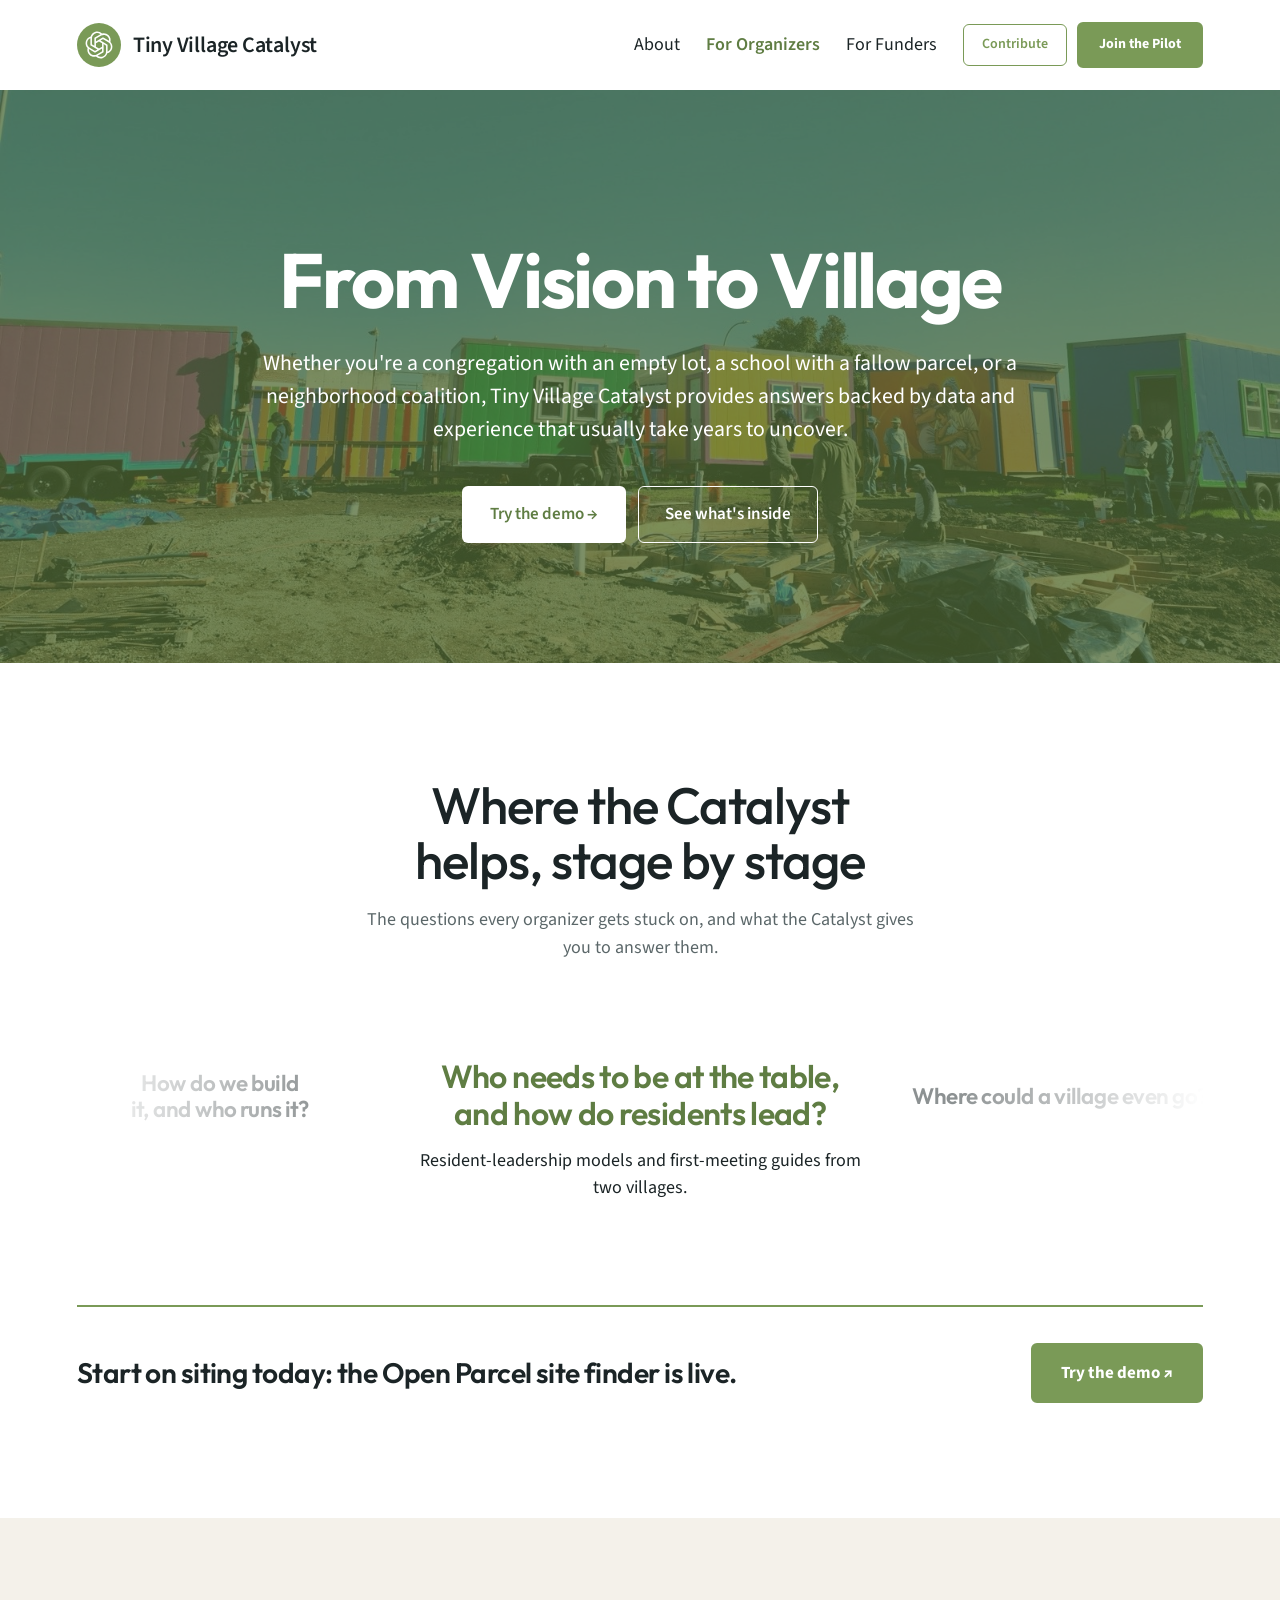
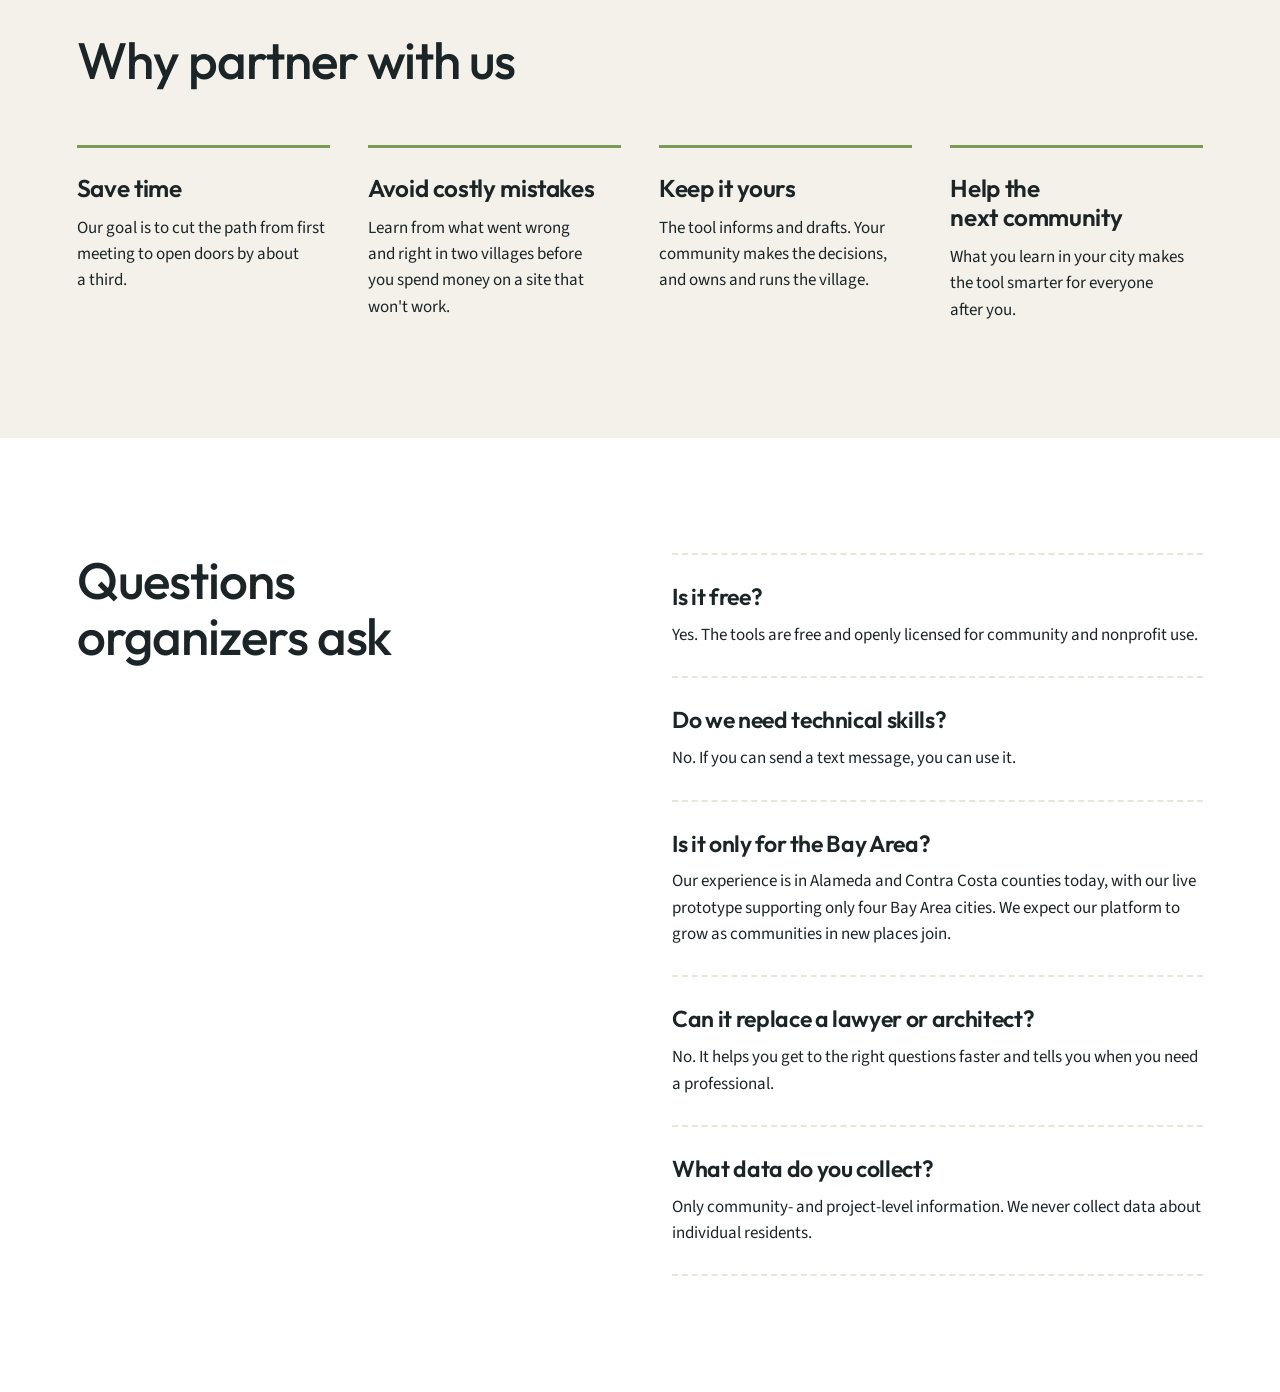
<file: for-organizers.html>
<!DOCTYPE html>
<html lang="en">
<head>
<meta charset="utf-8">
<meta name="viewport" content="width=device-width, initial-scale=1">
<title>For Organizers — Tiny Village Catalyst</title>
<meta name="description" content="What Tiny Village Catalyst gives community organizers: stage-by-stage answers on organizing, siting, permitting, budgeting, funding, and hand-off — backed by data and two real village builds.">
<meta property="og:title" content="For Organizers — Tiny Village Catalyst">
<meta property="og:description" content="Answers backed by data and experience that usually take years to uncover — for congregations, schools, and neighborhood coalitions ready to build.">
<meta property="og:type" content="website">
<link rel="icon" href="assets/favicon.svg">

<link rel="stylesheet" href="brand.css">
<link rel="stylesheet" href="https://fonts.googleapis.com/css2?family=Outfit:wght@100..900&family=Roboto+Mono:wght@400;500&display=swap">

<style>
html{scroll-behavior:smooth;scroll-padding-top:88px}
:root{--teal:#7A9A57;--teal-dark:#5F7D43;--teal-accent:#93B26F;--hairline:rgba(122,154,87,.22)}
body{background:#F4F1EA;--teal:#7A9A57;--teal-dark:#5F7D43;--teal-accent:#93B26F;--hairline:rgba(122,154,87,.22)}
.section-headline,h1,h2,h3,h4{font-family:'Outfit',sans-serif!important}
a{color:var(--teal)}
a:hover{color:var(--teal-dark)}

/* buttons: olive, rectangular, no shadow, no shine (per brand brief) */
.btn-primary{background:#7A9A57!important;border-color:#7A9A57!important;box-shadow:none!important}
.btn-primary::after{display:none!important;content:none!important;animation:none!important}
.btn-primary:hover{background:#5F7D43!important;border-color:#5F7D43!important}

/* hover states (ported from the design canvas style-hover attributes) */
.nav-contribute{transition:background .2s,color .2s}
.nav-contribute:hover{background:var(--teal)!important;color:#fff!important}
.hero-demo-btn{transition:background .2s,color .2s}
.hero-demo-btn:hover{background:#F4F1EA!important;color:#4C6635!important}
.hero-see-btn{transition:background .2s,color .2s}
.hero-see-btn:hover{background:rgba(255,255,255,.14)!important;color:#fff!important}

/* stage-by-stage coverflow carousel (ported from the DCLogic component) */
.stage-track{position:relative;width:100%;height:280px;overflow:hidden;
  -webkit-mask-image:linear-gradient(90deg,transparent,#000 22%,#000 78%,transparent);
  mask-image:linear-gradient(90deg,transparent,#000 22%,#000 78%,transparent)}
.stage-card{position:absolute;left:50%;width:min(460px,78%);top:34%;transform-origin:center center;transition:transform .8s cubic-bezier(.65,0,.35,1),opacity .8s}
.stage-q{font-family:'Outfit',sans-serif;font-weight:600;font-size:clamp(24px,2.6vw,32px);line-height:1.18;letter-spacing:-0.02em;margin:0 auto;transition:color .8s;text-wrap:balance;max-width:720px}
.stage-a{position:absolute;left:0;right:0;top:100%;margin:14px auto 0;font-size:18px;line-height:1.5;color:var(--ink);max-width:560px;transition:opacity .5s;text-wrap:pretty}

@media (max-width:760px){
  header nav{gap:16px!important}
}
@media (prefers-reduced-motion:reduce){*{animation:none!important}}
</style>
</head>
<body>

<header style="font-family:'Outfit',sans-serif;padding:0 6vw;position:sticky;top:0;z-index:20;background:#fff">
  <div style="max-width:1240px;margin:0 auto;padding:22px 0;display:flex;align-items:center;justify-content:space-between;gap:24px;flex-wrap:wrap">
    <a href="index.html" style="text-decoration:none;color:var(--ink);display:flex;align-items:center;gap:12px">
      <span style="width:44px;height:44px;border-radius:50%;background:var(--teal);flex-shrink:0;display:flex;align-items:center;justify-content:center">
        <svg width="30" height="30" viewBox="160 160 396 396" xmlns="http://www.w3.org/2000/svg" role="img" aria-label="Tiny Village Catalyst logo"><path d="M508.749 317.399C516.777 287.314 508.991 253.884 485.389 230.282C461.788 206.681 428.36 198.895 398.273 206.923C376.231 184.928 343.39 174.956 311.148 183.596C278.906 192.234 255.45 217.292 247.36 247.361C217.291 255.451 192.233 278.91 183.595 311.149C174.957 343.391 184.927 376.232 206.924 398.274C198.896 428.359 206.683 461.789 230.284 485.391C253.885 508.992 287.313 516.779 317.401 508.75C339.442 530.745 372.286 540.717 404.525 532.079C436.767 523.441 460.223 498.384 468.313 468.315C498.383 460.224 523.44 436.766 532.078 404.526C540.716 372.285 530.747 339.443 508.749 317.402V317.399ZM470.899 244.776C486.892 260.77 493.488 282.601 490.687 303.412L415.577 260.046C412.411 258.218 408.509 258.218 405.345 260.046L317.401 310.82V277.526C317.401 275.191 318.652 273.005 320.676 271.837L387.644 233.174C414.178 218.353 448.346 222.223 470.901 244.776H470.899ZM357.837 311.144L398.275 334.491V381.185L357.837 404.532L317.398 381.185V334.491L357.837 311.144ZM264.776 269.693C265.207 239.305 285.644 211.649 316.453 203.393C338.3 197.54 360.505 202.744 377.127 215.573L302.014 258.937C298.848 260.764 296.898 264.144 296.898 267.798V369.346L268.065 352.699C266.043 351.531 264.776 349.353 264.776 347.017V269.691V269.693ZM203.391 316.454C209.244 294.608 224.854 277.978 244.276 269.999V356.73C244.276 360.384 246.226 363.763 249.392 365.591L337.337 416.365L308.503 433.013C306.481 434.181 303.961 434.188 301.939 433.02L234.971 394.357C208.868 378.789 195.138 347.261 203.391 316.454ZM244.775 470.9C228.781 454.906 222.186 433.075 224.986 412.264L300.096 455.63C303.263 457.457 307.164 457.457 310.328 455.63L398.273 404.856V438.149C398.273 440.485 397.022 442.671 394.997 443.839L328.029 482.502C301.495 497.322 267.327 493.452 244.772 470.9H244.775ZM450.897 445.982C450.466 476.371 430.029 504.027 399.22 512.283C377.373 518.136 355.168 512.932 338.547 500.102L413.659 456.738C416.826 454.911 418.775 451.532 418.775 447.877V346.329L447.609 362.977C449.631 364.145 450.897 366.323 450.897 368.659V445.985V445.982ZM512.282 399.221C506.429 421.068 490.819 437.697 471.397 445.676V358.946C471.397 355.292 469.448 351.912 466.281 350.085L378.336 299.311L407.17 282.663C409.192 281.495 411.712 281.487 413.734 282.655L480.702 321.318C506.805 336.887 520.536 368.415 512.282 399.221Z" fill="#fff"/></svg>
      </span>
      <span style="font-family:'Source Sans 3',sans-serif;font-size:22px;font-weight:600;letter-spacing:-0.01em;line-height:1">Tiny Village Catalyst</span>
    </a>
    <nav style="display:flex;align-items:center;gap:26px;flex-wrap:wrap;font-size:15px;font-weight:600">
      <a href="index.html#about" style="text-decoration:none;color:var(--ink);font-weight:400;font-size:18px;font-family:'Source Sans 3',sans-serif">About</a>
      <a href="for-organizers.html" style="text-decoration:none;color:var(--teal-dark);font-weight:600;font-size:18px;font-family:'Source Sans 3',sans-serif">For Organizers</a>
      <a href="index.html#goals" style="text-decoration:none;color:var(--ink);font-weight:400;font-size:18px;font-family:'Source Sans 3',sans-serif">For Funders</a>
      <div style="display:flex;gap:10px;align-items:center">
        <a class="nav-contribute" href="index.html#involved" style="text-decoration:none;color:var(--teal);border:1.5px solid var(--teal);border-radius:6px;padding:9px 18px;font-size:14px;font-weight:600;font-family:'Source Sans 3',sans-serif">Contribute</a>
        <a class="btn btn-primary" href="https://tinyvillagespirit.com/contact" target="_blank" rel="noopener" style="border-radius:6px;padding:10px 20px;font-size:14px;box-shadow:none;font-family:'Source Sans 3',sans-serif">Join the Pilot</a>
      </div>
    </nav>
  </div>
</header>

<section style="position:relative;overflow:hidden;padding:clamp(90px,12vw,150px) 6vw clamp(80px,10vw,120px);color:#fff;background:url('assets/painted-house-2.jpg') center 78%/cover no-repeat">
  <div style="position:absolute;inset:0;background:rgba(80,106,52,.74);pointer-events:none"></div>
  <div style="max-width:1000px;margin:0 auto;text-align:center;position:relative">
    <h1 style="font-family:'Outfit',sans-serif;font-weight:700;font-size:clamp(40px,6vw,84px);line-height:1.05;letter-spacing:-0.03em;margin:0;color:#fff;text-wrap:balance">From Vision to Village</h1>
    <p style="font-size:clamp(19px,1.7vw,23px);line-height:1.5;max-width:780px;margin:28px auto 0;color:#fff;text-wrap:pretty">Whether you're a congregation with an empty lot, a school with a fallow parcel, or a neighborhood coalition, Tiny Village Catalyst provides answers backed by data and experience that usually take years to uncover.</p>
    <div style="display:flex;justify-content:center;gap:12px;flex-wrap:wrap;margin-top:40px">
      <a class="hero-demo-btn" href="https://tvs-village-catalyst-demo.web.app/" target="_blank" rel="noopener" style="display:inline-flex;align-items:center;background:#fff;color:#5F7D43;text-decoration:none;font-weight:600;font-size:17px;padding:15px 28px;border-radius:6px">Try the demo →</a>
      <a class="hero-see-btn" href="#stages" style="display:inline-flex;align-items:center;text-decoration:none;color:#fff;border:1.5px solid #fff;border-radius:6px;padding:14px 26px;font-size:17px;font-weight:600">See what's inside</a>
    </div>
  </div>
</section>

<section id="stages" style="background:#fff;padding:clamp(80px,9vw,120px) 6vw">
  <div style="max-width:1140px;margin:0 auto">
    <div style="display:flex;flex-direction:column;align-items:center;text-align:center;gap:clamp(24px,3vw,40px)">
      <div style="max-width:720px">
        <h2 class="section-headline center" style="margin:0 auto;text-wrap:balance">Where the Catalyst helps, stage by stage</h2>
        <p style="font-size:18px;line-height:1.55;color:var(--muted);margin:18px auto 0;max-width:560px;text-wrap:pretty">The questions every organizer gets stuck on, and what the Catalyst gives you to answer them.</p>
      </div>
      <div class="stage-track" id="stageTrack">
        <div class="stage-card" data-idx="0" style="transform:translate(calc(-50% + 0px), -50%) scale(1);opacity:1;cursor:default">
          <h3 class="stage-q" style="color:var(--teal-dark)">Who needs to be at the table, and how do residents lead?</h3>
          <p class="stage-a" style="opacity:1">Resident-leadership models and first-meeting guides from two villages.</p>
        </div>
        <div class="stage-card" data-idx="1" style="transform:translate(calc(-50% + 420px), -50%) scale(.7);opacity:.5;cursor:pointer">
          <h3 class="stage-q" style="color:var(--ink)">Where could a village even go?</h3>
          <p class="stage-a" style="opacity:0">The Open Parcel site finder, plus the "fallow land" approach for parcels in transition.</p>
        </div>
        <div class="stage-card" data-idx="2" style="transform:translate(calc(-50% + 840px), -50%) scale(.62);opacity:.2;cursor:pointer">
          <h3 class="stage-q" style="color:var(--ink)">What does our city's code allow?</h3>
          <p class="stage-a" style="opacity:0">Local zoning precedents with citations, and review flags before you act.</p>
        </div>
        <div class="stage-card" data-idx="3" style="transform:translate(calc(-50% + 1260px), -50%) scale(.62);opacity:0;cursor:pointer">
          <h3 class="stage-q" style="color:var(--ink)">What will this really cost?</h3>
          <p class="stage-a" style="opacity:0">Real line-item costs from Oakland and Richmond, in today's dollars.</p>
        </div>
        <div class="stage-card" data-idx="4" style="transform:translate(calc(-50% + -840px), -50%) scale(.62);opacity:.2;cursor:pointer">
          <h3 class="stage-q" style="color:var(--ink)">Who will say yes?</h3>
          <p class="stage-a" style="opacity:0">Funder profiles by county and stage, plus draft letters.</p>
        </div>
        <div class="stage-card" data-idx="5" style="transform:translate(calc(-50% + -420px), -50%) scale(.7);opacity:.5;cursor:pointer">
          <h3 class="stage-q" style="color:var(--ink)">How do we build it, and who runs it?</h3>
          <p class="stage-a" style="opacity:0">The volunteer build-day model and the operating-partner hand-off playbook.</p>
        </div>
      </div>
    </div>
    <div style="margin-top:24px;padding-top:36px;border-top:2px solid var(--teal);display:flex;align-items:center;justify-content:space-between;gap:24px;flex-wrap:wrap">
      <p style="font-family:'Outfit',sans-serif;font-weight:600;font-size:clamp(22px,2.2vw,30px);letter-spacing:-0.02em;line-height:1.2;margin:0;max-width:720px;text-wrap:balance">Start on siting today: the Open Parcel site finder is live.</p>
      <a class="btn btn-primary" href="https://tvs-village-catalyst-demo.web.app/" target="_blank" rel="noopener" style="border-radius:6px;padding:15px 28px;font-size:17px">Try the demo ↗</a>
    </div>
  </div>
</section>

<section id="why" style="padding:clamp(80px,9vw,120px) 6vw">
  <div style="max-width:1140px;margin:0 auto">
    <h2 class="section-headline" style="margin:0 0 clamp(40px,5vw,56px)">Why partner with us</h2>
    <div style="display:grid;grid-template-columns:repeat(auto-fit,minmax(min(100%,220px),1fr));gap:clamp(28px,3vw,40px)">
      <div style="border-top:3px solid var(--teal);padding-top:26px;display:flex;flex-direction:column;gap:12px">
        <h3 style="font-family:'Outfit',sans-serif;font-weight:600;font-size:clamp(22px,1.9vw,26px);line-height:1.2;letter-spacing:-0.015em;margin:0;text-wrap:balance">Save time</h3>
        <p style="font-size:17px;line-height:1.55;margin:0;color:var(--ink);text-wrap:pretty">Our goal is to cut the path from first meeting to open doors by about a third.</p>
      </div>
      <div style="border-top:3px solid var(--teal);padding-top:26px;display:flex;flex-direction:column;gap:12px">
        <h3 style="font-family:'Outfit',sans-serif;font-weight:600;font-size:clamp(22px,1.9vw,26px);line-height:1.2;letter-spacing:-0.015em;margin:0;text-wrap:balance">Avoid costly mistakes</h3>
        <p style="font-size:17px;line-height:1.55;margin:0;color:var(--ink);text-wrap:pretty">Learn from what went wrong and right in two villages before you spend money on a site that won't work.</p>
      </div>
      <div style="border-top:3px solid var(--teal);padding-top:26px;display:flex;flex-direction:column;gap:12px">
        <h3 style="font-family:'Outfit',sans-serif;font-weight:600;font-size:clamp(22px,1.9vw,26px);line-height:1.2;letter-spacing:-0.015em;margin:0;text-wrap:balance">Keep it yours</h3>
        <p style="font-size:17px;line-height:1.55;margin:0;color:var(--ink);text-wrap:pretty">The tool informs and drafts. Your community makes the decisions, and owns and runs the village.</p>
      </div>
      <div style="border-top:3px solid var(--teal);padding-top:26px;display:flex;flex-direction:column;gap:12px">
        <h3 style="font-family:'Outfit',sans-serif;font-weight:600;font-size:clamp(22px,1.9vw,26px);line-height:1.2;letter-spacing:-0.015em;margin:0;text-wrap:balance">Help the next community</h3>
        <p style="font-size:17px;line-height:1.55;margin:0;color:var(--ink);text-wrap:pretty">What you learn in your city makes the tool smarter for everyone after you.</p>
      </div>
    </div>
  </div>
</section>

<section id="faq" style="background:#fff;padding:clamp(80px,9vw,120px) 6vw">
  <div style="max-width:1140px;margin:0 auto;display:grid;grid-template-columns:repeat(auto-fit,minmax(min(100%,320px),1fr));gap:clamp(32px,5vw,80px);align-items:start">
    <h2 class="section-headline" style="margin:0;max-width:420px">Questions organizers ask</h2>
    <div style="border-bottom:2px dashed var(--hairline)">
        <div style="border-top:2px dashed var(--hairline);padding:28px 0;display:flex;flex-direction:column;gap:10px">
          <h3 style="font-family:'Outfit',sans-serif;font-weight:600;font-size:clamp(20px,1.8vw,24px);line-height:1.25;letter-spacing:-0.015em;margin:0">Is it free?</h3>
          <p style="font-size:17px;line-height:1.55;margin:0;color:var(--ink);max-width:640px;text-wrap:pretty">Yes. The tools are free and openly licensed for community and nonprofit use.</p>
        </div>
        <div style="border-top:2px dashed var(--hairline);padding:28px 0;display:flex;flex-direction:column;gap:10px">
          <h3 style="font-family:'Outfit',sans-serif;font-weight:600;font-size:clamp(20px,1.8vw,24px);line-height:1.25;letter-spacing:-0.015em;margin:0">Do we need technical skills?</h3>
          <p style="font-size:17px;line-height:1.55;margin:0;color:var(--ink);max-width:640px;text-wrap:pretty">No. If you can send a text message, you can use it.</p>
        </div>
        <div style="border-top:2px dashed var(--hairline);padding:28px 0;display:flex;flex-direction:column;gap:10px">
          <h3 style="font-family:'Outfit',sans-serif;font-weight:600;font-size:clamp(20px,1.8vw,24px);line-height:1.25;letter-spacing:-0.015em;margin:0">Is it only for the Bay Area?</h3>
          <p style="font-size:17px;line-height:1.55;margin:0;color:var(--ink);max-width:640px;text-wrap:pretty">Our experience is in Alameda and Contra Costa counties today, with our live prototype supporting only four Bay Area cities. We expect our platform to grow as communities in new places join.</p>
        </div>
        <div style="border-top:2px dashed var(--hairline);padding:28px 0;display:flex;flex-direction:column;gap:10px">
          <h3 style="font-family:'Outfit',sans-serif;font-weight:600;font-size:clamp(20px,1.8vw,24px);line-height:1.25;letter-spacing:-0.015em;margin:0">Can it replace a lawyer or architect?</h3>
          <p style="font-size:17px;line-height:1.55;margin:0;color:var(--ink);max-width:640px;text-wrap:pretty">No. It helps you get to the right questions faster and tells you when you need a professional.</p>
        </div>
        <div style="border-top:2px dashed var(--hairline);padding:28px 0;display:flex;flex-direction:column;gap:10px">
          <h3 style="font-family:'Outfit',sans-serif;font-weight:600;font-size:clamp(20px,1.8vw,24px);line-height:1.25;letter-spacing:-0.015em;margin:0">What data do you collect?</h3>
          <p style="font-size:17px;line-height:1.55;margin:0;color:var(--ink);max-width:640px;text-wrap:pretty">Only community- and project-level information. We never collect data about individual residents.</p>
        </div>
    </div>
  </div>
</section>

<script>
(function () {
  /* ---- "Stage by stage" coverflow carousel (ported from the DCLogic component) ---- */
  var track = document.getElementById('stageTrack');
  if (!track) return;
  var cards = Array.prototype.slice.call(track.querySelectorAll('.stage-card'));
  var N = cards.length;
  var q = 0, qPrev = 0, timer = null;

  function rel(idx, a) { var d = ((idx - a) % N + N) % N; return d > 3 ? d - N : d; }

  function update() {
    cards.forEach(function (card, idx) {
      var d = rel(idx, q), pd = rel(idx, qPrev);
      var X = d * 420;
      var sc = d === 0 ? 1 : Math.abs(d) === 1 ? 0.7 : 0.62;
      var op = d === 0 ? 1 : Math.abs(d) === 1 ? 0.5 : Math.abs(d) === 2 ? 0.2 : 0;
      card.style.transition = Math.abs(d - pd) > 1 ? 'none' : 'transform .8s cubic-bezier(.65,0,.35,1), opacity .8s';
      card.style.transform = 'translate(calc(-50% + ' + X + 'px), -50%) scale(' + sc + ')';
      card.style.opacity = op;
      card.style.cursor = d === 0 ? 'default' : 'pointer';
      card.querySelector('.stage-q').style.color = d === 0 ? 'var(--teal-dark)' : 'var(--ink)';
      card.querySelector('.stage-a').style.opacity = d === 0 ? 1 : 0;
    });
  }

  function go(n) { qPrev = q; q = ((n % N) + N) % N; update(); }
  function start() { clearInterval(timer); timer = setInterval(function () { go(q + 1); }, 3800); }
  function stop() { clearInterval(timer); }

  cards.forEach(function (card, idx) { card.addEventListener('click', function () { go(idx); start(); }); });
  track.addEventListener('mouseenter', stop);
  track.addEventListener('mouseleave', start);

  update();
  start();
})();
</script>
</body>
</html>
</file>
<file: brand.css>
/* Tiny Village Spirit — brand kit (tokens + classes).
   Vendored from the TVS design system (_ds_bundle.css), generated from the
   live site's public/styling/index.css. Olive-green marketing overrides for
   this page live in index.html's <style> block, which loads after this file. */
@import url('https://fonts.googleapis.com/css2?family=Poppins:wght@300;400;500;600;700;800&family=Fraunces:opsz,wght@9..144,400;9..144,500;9..144,600;9..144,700&family=Newsreader:ital,opsz,wght@0,6..72,200..800;1,6..72,200..800&family=Source+Sans+3:ital,wght@0,200..900;1,200..900&display=swap');

/* ---- tokens ---- */
:root {
    --teal:        #04747c;
    --teal-dark:   #035c62;
    --teal-accent: #07b1bd;
    --yellow:      #ffcc02;
    --cream:       #faf7f2;
    --cream-warm:  #f4ede0;
    --ink:         #1b2426;
    --muted:       #5b6769;
    --hairline:    rgba(4, 116, 124, 0.14);
}

/* ---- base ---- */
* { box-sizing: border-box; }

body {
    margin: 0;
    padding: 0;
    font-family: 'Source Sans 3', sans-serif;
    color: var(--ink);
    background: var(--cream);
    line-height: 1.55;
    -webkit-font-smoothing: antialiased;
}

/* ---- primitives ---- */
.hero-eyebrow {
    display: inline-flex;
    align-items: center;
    gap: 10px;
    font-size: 12px;
    font-weight: 500;
    letter-spacing: 0.2em;
    text-transform: uppercase;
    padding: 8px 18px;
    border: 1px solid rgba(255,255,255,0.3);
    border-radius: 999px;
    background: rgba(255,255,255,0.07);
    backdrop-filter: blur(8px);
    margin-bottom: 32px;
}

.eyebrow-dot {
    width: 7px; height: 7px; border-radius: 50%;
    background: var(--yellow);
    box-shadow: 0 0 0 4px rgba(255,204,2,0.25);
    animation: pulse 2.4s ease-in-out infinite;
}

@keyframes pulse {
    0%,100% { box-shadow: 0 0 0 4px rgba(255,204,2,0.25); }
    50%    { box-shadow: 0 0 0 9px rgba(255,204,2,0.05); }
}

.btn {
    display: inline-flex;
    align-items: center;
    gap: 10px;
    padding: 15px 28px;
    border-radius: 999px;
    font-weight: 600;
    font-size: 16px;
    text-decoration: none;
    transition: transform .2s ease, background .2s ease, color .2s ease, box-shadow .2s ease;
    border: 2px solid transparent;
    cursor: pointer;
    position: relative;
    overflow: hidden;
}

.btn:hover { transform: translateY(-2px); }

.btn-primary::after,
.btn-yellow::after {
    content: '';
    position: absolute;
    top: 0;
    left: -75%;
    width: 50%;
    height: 100%;
    background: linear-gradient(
        120deg,
        transparent 0%,
        rgba(255, 255, 255, 0.36) 50%,
        transparent 100%
    );
    animation: btn-shine 3s ease-in-out infinite;
}

@keyframes btn-shine {
    0%   { left: -75%; }
    40%  { left: 125%; }
    100% { left: 125%; }
}

.btn-primary {
    background: #04747c;
    color: #fff;
    border-color: #04747c;
    font-weight: 700;
    box-shadow: 0 6px 24px rgba(4,116,124,0.55), 0 2px 8px rgba(4,116,124,0.35);
}

.btn-primary:hover { background: #035c62; border-color: #035c62; box-shadow: 0 8px 28px rgba(4,116,124,0.65); }

.btn-ghost {
    background: #faf7f2;
    color: #04747c;
    border-color: #faf7f2;
    font-weight: 700;
}

.btn-ghost:hover { background: #fff; border-color: #fff; }

.btn-yellow {
    background: var(--yellow);
    color: #1b1b1b;
    box-shadow: 0 8px 22px rgba(0,0,0,0.25);
}

.btn-yellow:hover { background: #ffd733; }

.btn-outline-light {
    background: transparent;
    color: #fff;
    border-color: rgba(255,255,255,0.55);
}

.btn-outline-light:hover { background: rgba(255,255,255,0.12); border-color: #fff; }

.section-head {
    max-width: 900px;
    margin: 0 auto 60px;
    padding: 0 20px;
}

.section-eyebrow {
    font-size: 12px;
    letter-spacing: 0.25em;
    text-transform: uppercase;
    font-weight: 600;
    color: var(--teal);
    margin-bottom: 16px;
    display: flex;
    align-items: center;
    gap: 12px;
}

.section-eyebrow::before {
    content: '';
    width: 28px;
    height: 2px;
    background: var(--teal);
    display: inline-block;
}

.section-eyebrow.center {
    justify-content: center;
    text-align: center;
}

.section-eyebrow.on-dark {
    color: var(--yellow);
}

.section-eyebrow.on-dark::before {
    background: var(--yellow);
}

.section-headline {
    font-family: 'Newsreader', Georgia, serif;
    font-weight: 500;
    font-size: clamp(32px, 4vw, 52px);
    line-height: 1.08;
    letter-spacing: -0.02em;
    margin: 0;
    color: var(--ink);
    text-wrap: balance;
}

.section-headline.center { text-align: center; }

.section-headline em {
    font-style: italic;
    color: var(--teal);
}

.section-sub {
    margin-top: 18px;
    font-size: 18px;
    color: var(--muted);
}

.section-sub.center { text-align: center; }

.inline-link {
    display: inline-flex;
    align-items: center;
    gap: 8px;
    color: var(--teal);
    font-weight: 600;
    text-decoration: none;
    margin-top: 20px;
    padding-bottom: 4px;
    border-bottom: 2px solid var(--hairline);
    transition: border-color .2s;
}

.inline-link:hover { border-bottom-color: var(--teal); }
</file>
